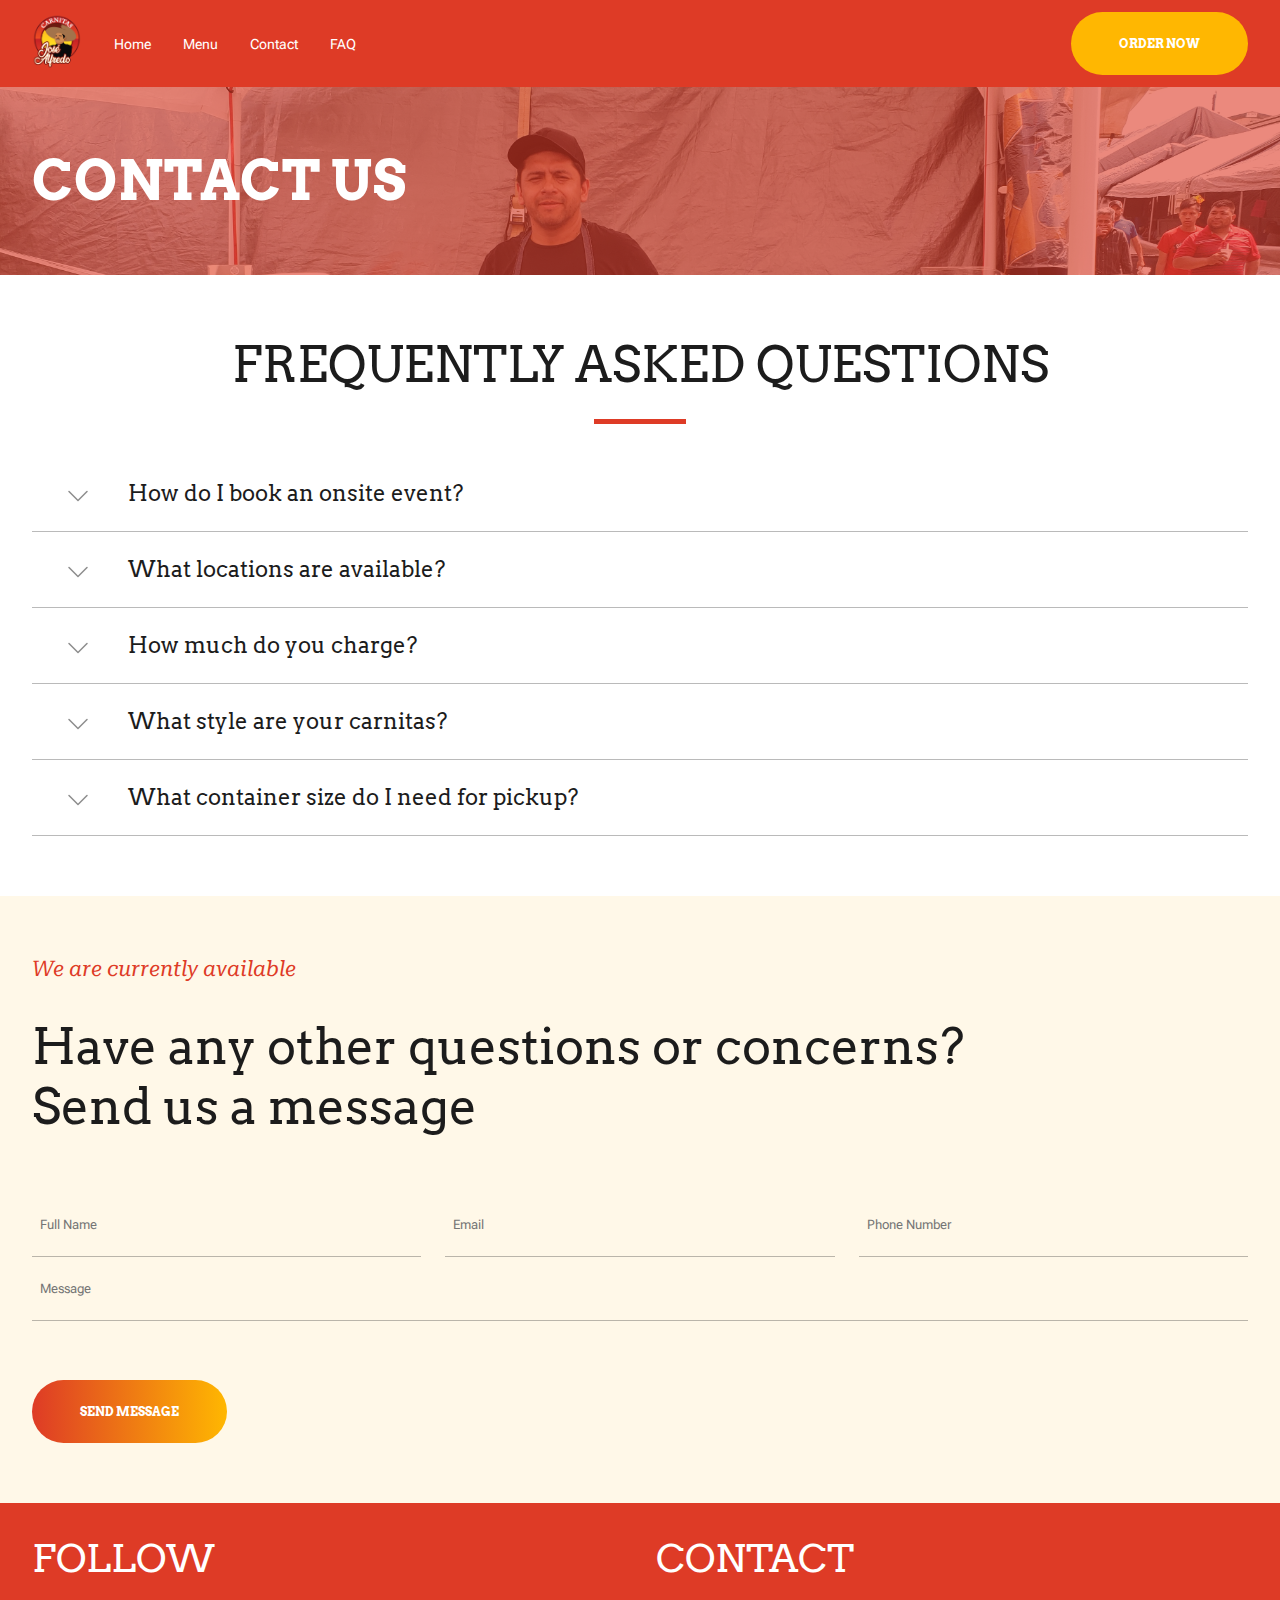
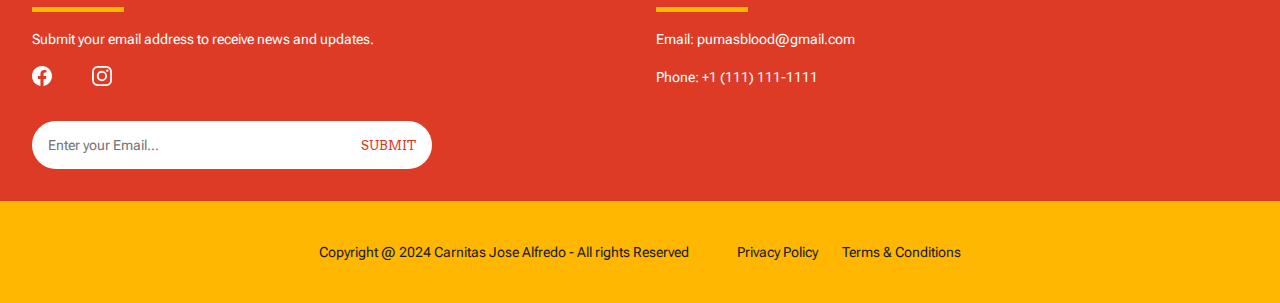
<file: Website_files/contact.html>
<!DOCTYPE html>
<html lang="en-US">
<head>
    <meta charset="UTF-8">
    <meta name="viewport" content="width=device-width, initial-scale=1.0">
    <title>Carnitas Jose Alfredo!</title>


    <link rel="preconnect" href="https://fonts.googleapis.com">
    <link rel="preconnect" href="https://fonts.gstatic.com" crossorigin>
    <link href="https://fonts.googleapis.com/css2?family=Arvo:ital,wght@0,400;0,700;1,400;1,700&family=Roboto+Flex:opsz,wght@8..144,100..1000&family=Roboto+Serif:ital,opsz,wght@0,8..144,100..900;1,8..144,100..900&display=swap" rel="stylesheet">

    
    <link rel="stylesheet" href="css/style.css" />
    <!-- <link rel="stylesheet" href="css/animations.css" /> -->
</head>

<body>

    <!-- header -->
    <header>   
        <div>
            <a href="index.html">
                 <img src="Images\carnitas_logo_transparent.png" width="50" height="56" alt="Carnitas logo">
             </a>
             <nav class="desktop_nav">
                 <div class="sidebar close">
                     <img src="Images/x.svg" alt="">
                 </div>
                 <ul>
                     <li><a href="index.html">Home</a></li>
                     <li><a href="menu.html#menu_banner">Menu</a></li>
                     <li><a href="contact.html">Contact</a></li>
                     <li><a href="contact.html#faq">FAQ</a></li>
                 </ul>
                 <a href="menu.html" class="btn_outline"> ORDER NOW </a>
             </nav>
             <div class="sidebar open">
                 <img src="Images/menu.svg" alt="">
             </div>
        </div>
     </header>

    <!-- Scroll to top button -->

    <a href="#" id="to-top">
        <img src="Images/arrow-up.svg" alt="">
    </a>

    <!-- Little Hero -->

    <section class="little_hero2">
            <div>
                <h1>Contact us</h1>
            </div>
    </section>

    <!-- FAQ -->

    <section id="faq">
        <div id="subtitle">
            <h2>Frequently asked questions</h2>
            <hr> 
         </div>
         <div>
            <ul class="questions">
                <li class="question">
                    <h4>How do I book an onsite event?</h4>
                    <div class="answer">
                        <p class="answer_content">If you have chosen Pickup as your package option, it doesn’t matter where you order from as long as you are 15 mins early for pickup. Usually the pickup will be at our home location which is 111 Luffy Rd, Dallas, TX, 11111.</p>
                    </div>
                </li>
                <li class="question">
                    <h4>What locations are available?</h4>

                    <div class="answer">
                        <p class="answer_content">If you have chosen Onsite as your package option, we only offer this service to people that live about 1~2 hour radius from the city of Dallas. Therefore, this service is limited to a small location in the state of Texas.

                            <br>
                            
                            If you have chosen Pickup as your package option, it doesn’t matter where you order from as long as you are 15 mins early for pickup. Usually the pickup will be at our home location which is 111 Luffy Rd, Dallas, TX, 11111.</p>
                    </div>
                </li>
                <li class="question">
                    <h4>How much do you charge?</h4>
                    <div class="answer">
                        <p class="answer_content">If you have chosen Pickup as your package option, it doesn’t matter where you order from as long as you are 15 mins early for pickup. Usually the pickup will be at our home location which is 111 Luffy Rd, Dallas, TX, 11111.</p>
                    </div>
                </li>
                <li class="question">
                    <h4>What style are your carnitas?</h4>
                    <div class="answer">
                        <p class="answer_content">If you have chosen Pickup as your package option, it doesn’t matter where you order from as long as you are 15 mins early for pickup. Usually the pickup will be at our home location which is 111 Luffy Rd, Dallas, TX, 11111.</p>
                    </div>
                </li>
                <li class="question">
                    <h4>What container size do I need for pickup?</h4>
                    <div class="answer">
                        <p class="answer_content">If you have chosen Pickup as your package option, it doesn’t matter where you order from as long as you are 15 mins early for pickup. Usually the pickup will be at our home location which is 111 Luffy Rd, Dallas, TX, 11111.</p>
                    </div>
                </li>
            </ul>
         </div>
    </section>

    <!-- Fill-out Form -->

    <section class="fill_form">
        <form action="" class="message_form">
            <div id="title_stuff">
                <h5>We are currently available</h5>
                <h2>Have any other questions or concerns? <br> Send us a message</h2>
            </div>

            <div class="form_inputs">
                <div class="p_info">
                    <input type="text" placeholder="Full Name">
                    <input type="email" placeholder="Email">
                    <input type="number" placeholder="Phone Number">
                </div>
                <div class="message">
                    <textarea name="" id="" placeholder="Message"></textarea>
                </div>
            </div>

            <div>
                <a href="" class="btn_outline"> send message</a>
            </div>

        </form>
    </section>

    <!-- Footer -->

    <footer>
        <div class="top">
            <div class="contact-info">
                <div name="follow">
                    <div id="subtitle">
                        <h3>Follow</h3>
                        <hr>
                    </div>
                    <p>Submit your email address to receive news and updates.</p>
                    <div id="socials">
                        <a href=""><img src="Images/facebook.svg" alt="facebook"></a>
                        <a href=""><img src="Images/instagram.svg" alt="instagram"></a>
                    </div>
                
                
                </div>
                <div name="contact">
                    <div id="subtitle">
                        <h3>Contact</h3>
                        <hr>
                    </div>
                    <p>Email: pumasblood@gmail.com</p>
                    <p>Phone: +1 (111) 111-1111</p>
                </div>
            </div>

            <form action="" class="newsletter">
                   
                <input type="email" name="" id="email" placeholder="Enter your Email...">
                <input type="button" id="btn" value="submit">
            
            </form>
        </div>

        <div class="bottom">
            <p>Copyright @ 2024 Carnitas Jose Alfredo - All rights Reserved</p>
            <div class="vertical_line"></div>
            <p>Privacy Policy</p>
            <p>Terms & Conditions</p>
        </div>
    </footer>

    <script src="javascript/index.js"></script>

</body>

</html>
</file>
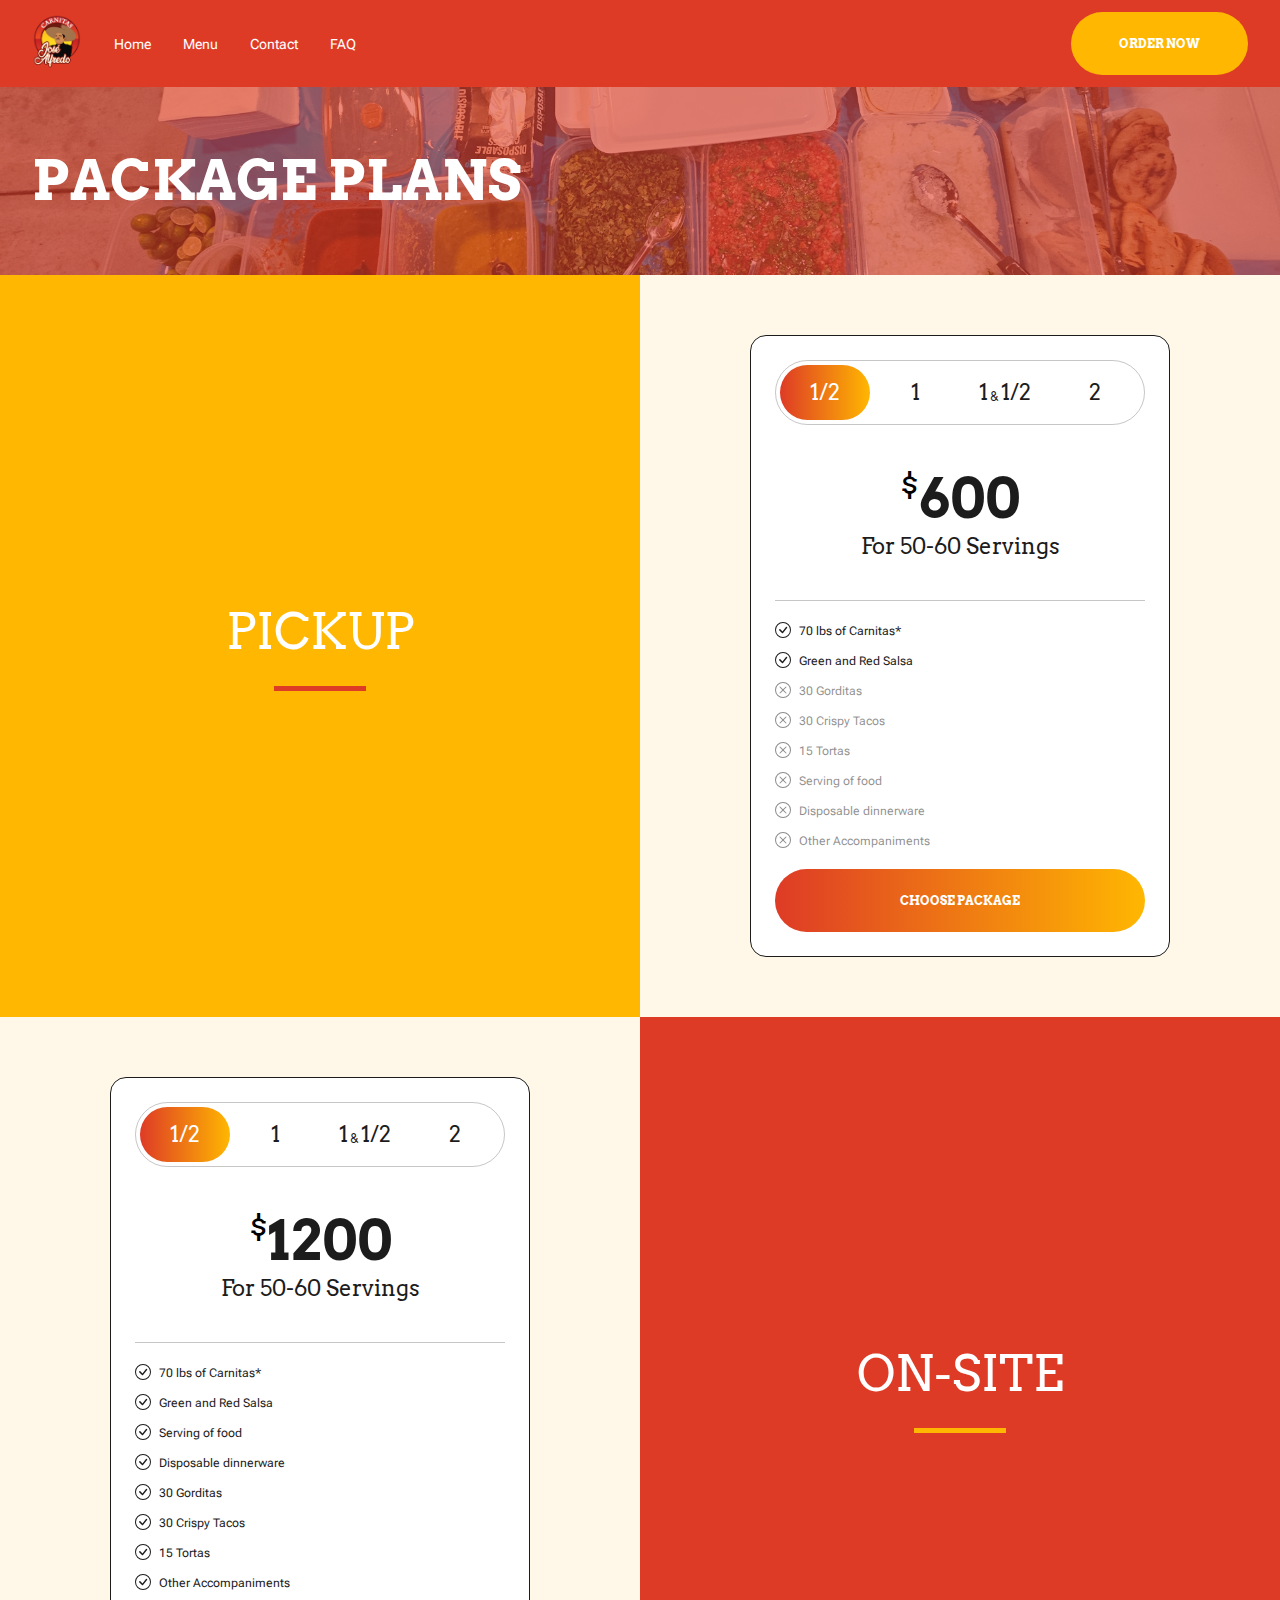
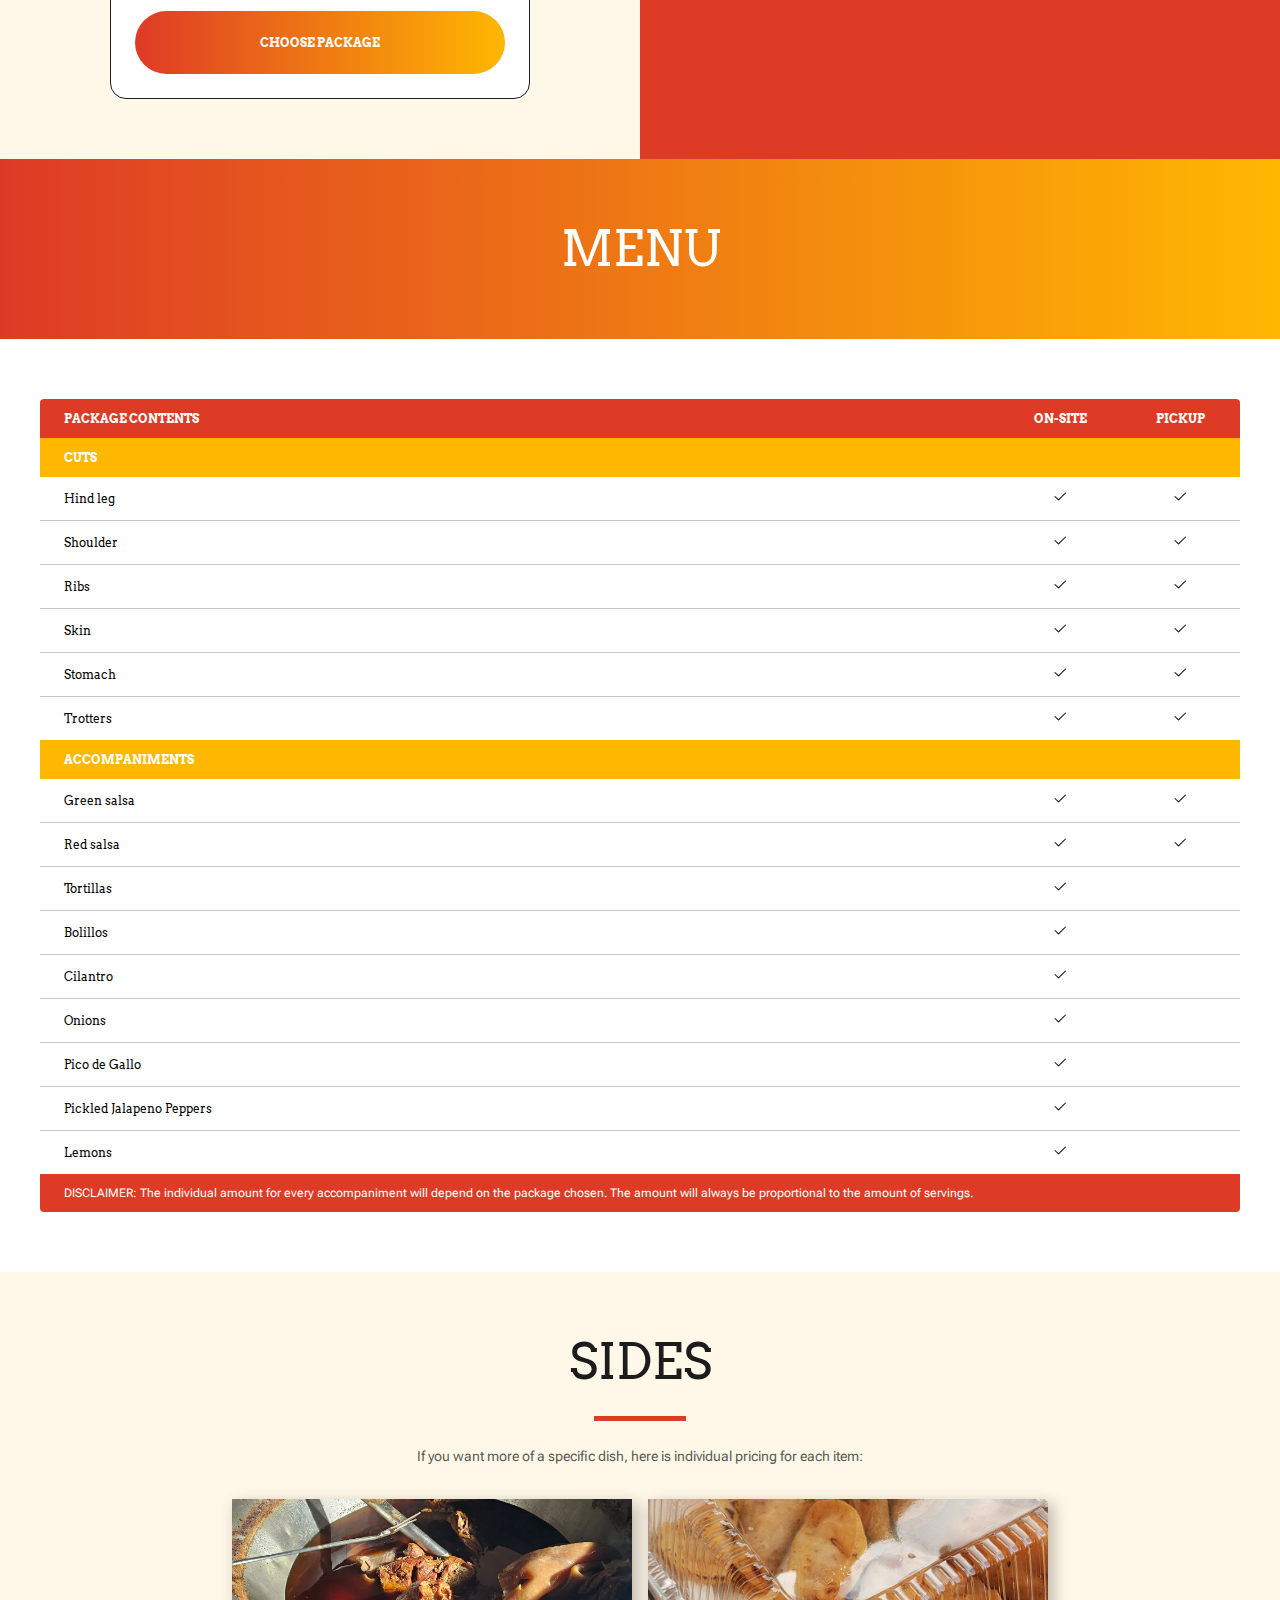
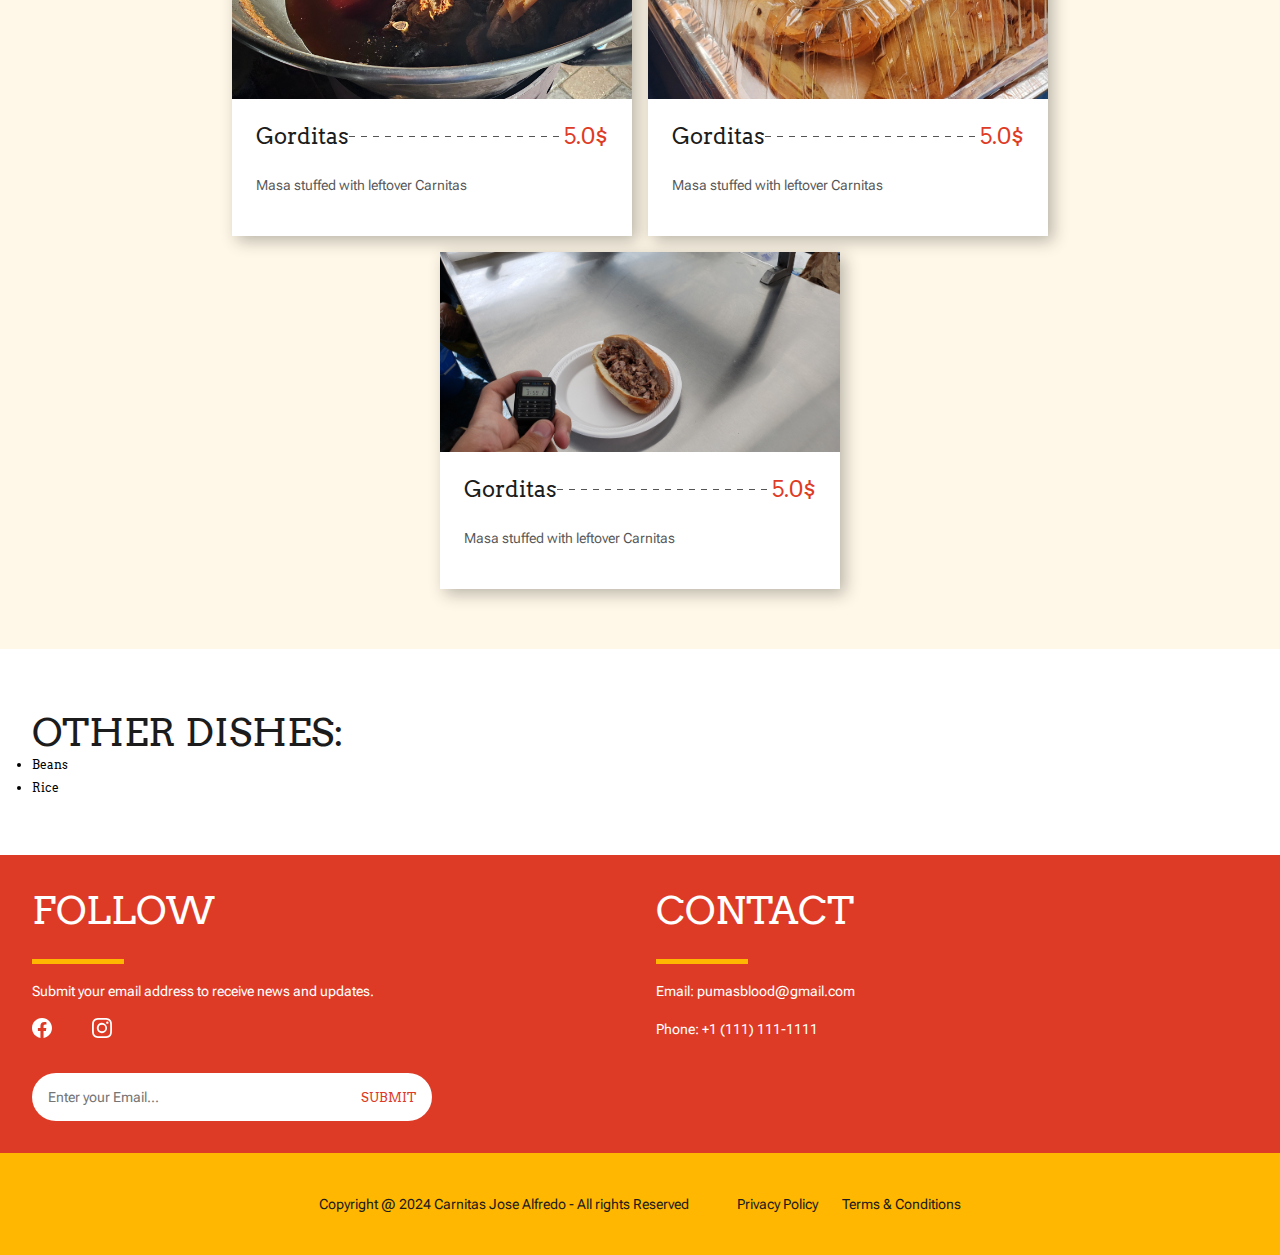
<file: Website_files/menu.html>
<!DOCTYPE html>
<html lang="en-US">
<head>
    <meta charset="UTF-8">
    <meta name="viewport" content="width=device-width, initial-scale=1.0">
    <title>Carnitas Jose Alfredo!</title>


    <link rel="preconnect" href="https://fonts.googleapis.com">
    <link rel="preconnect" href="https://fonts.gstatic.com" crossorigin>
    <link href="https://fonts.googleapis.com/css2?family=Arvo:ital,wght@0,400;0,700;1,400;1,700&family=Roboto+Flex:opsz,wght@8..144,100..1000&family=Roboto+Serif:ital,opsz,wght@0,8..144,100..900;1,8..144,100..900&display=swap" rel="stylesheet">

    
    <link rel="stylesheet" href="css/style.css" />
    <!-- <link rel="stylesheet" href="css/animations.css" /> -->

</head>

<body>

    <!-- header -->
    <header>   
        <div>
            <a href="index.html">
                 <img src="Images\carnitas_logo_transparent.png" width="50" height="56" alt="Carnitas logo">
             </a>
             <nav class="desktop_nav">
                 <div class="sidebar close">
                     <img src="Images/x.svg" alt="">
                 </div>
                 <ul>
                     <li><a href="index.html">Home</a></li>
                     <li><a href="menu.html#menu_banner">Menu</a></li>
                     <li><a href="contact.html">Contact</a></li>
                     <li><a href="contact.html#faq">FAQ</a></li>
                 </ul>
                 <a href="menu.html" class="btn_outline"> ORDER NOW </a>
             </nav>
             <div class="sidebar open">
                 <img src="Images/menu.svg" alt="">
             </div>
        </div>
     </header>

     <!-- Scroll to top button -->

     <a href="#" id="to-top">
        <img src="Images/arrow-up.svg" alt="">
    </a>

    <!-- Little Hero -->

    <section class="little_hero">
            <div>
                <h1>package plans</h1>
            </div>
    </section>

    <!-- Package plans -->

    <section class="packages">
        <div id="pickup">
            <div id="subtitle">
               <h2>pickup</h2>
               <hr> 
            </div>
            <div id="frame">
                <div class="plan_card">
                    <div>
                        <ul class="plan_nav">
                            <li class="plan1 selected"> 1/2</li>
                            <li class="plan2"> 1 </li>
                            <li class="plan3"> 1 <sub> & </sub> 1/2 </li>
                            <li class="plan4"> 2 </li>
                        </ul>
                    </div>

                    <div class="pricing">
                        
                        <div id="price">
                            <sup>$</sup> <h1>600</h1>
                        </div>
                        <h4 id="servings">For 50-60 Servings</h4>
                    </div>

                    <hr>

                    <div >
                        <ul class="details">
                            <li class="y-detail">70 lbs of Carnitas*</li>
                            <li class="y-detail">Green and Red Salsa</li>
                            <li class="x-detail">30 Gorditas</li>
                            <li class="x-detail">30 Crispy Tacos</li>
                            <li class="x-detail">15 Tortas</li>
                            <li class="x-detail">Serving of food</li>
                            <li class="x-detail">Disposable dinnerware</li> 
                            <li class="x-detail">Other Accompaniments</li>
                        </ul>
                    </div>

                    <div>
                        <a id="card_btn" target="_blank" rel="noopener noreferrer" class="btn_outline" href="https://www.youtube.com/"> choose package </a>
                    </div>
                </div>
            </div>
        </div>
        <div id="on_site">
            <div id="frame">
                <div class="plan_card">
                    <div>
                        <ul class="plan_nav">
                            <li class="plan5 selected"> 1/2</li>
                            <li class="plan6"> 1 </li>
                            <li class="plan7"> 1 <sub> & </sub> 1/2 </li>
                            <li class="plan8"> 2 </li>
                        </ul>
                    </div>

                    <div class="pricing">
                        <div id="price">
                            <sup>$</sup> <h1>1200</h1>
                        </div>
                        <h4 id="servings">For 50-60 Servings</h4>
                    </div>

                    <hr>

                    <div>
                        <ul class="details">
                            <li class="y-detail">70 lbs of Carnitas*</li>
                            <li class="y-detail">Green and Red Salsa</li>
                            <li class="y-detail">Serving of food</li>
                            <li class="y-detail">Disposable dinnerware</li>
                            <li class="y-detail">30 Gorditas</li>
                            <li class="y-detail">30 Crispy Tacos</li>
                            <li class="y-detail">15 Tortas</li>
                            <li class="y-detail">Other Accompaniments</li>
                        </ul>
                    </div>

                    <div>
                        <a id="card_btn" class="btn_outline" href=""> choose package </a>
                    </div>
                </div>
            </div>
            <div id="subtitle">
                <h2>on-site</h2>
                <hr> 
             </div>
        </div>
    </section>

    <!-- Menu banner -->
     
    <section id="menu_banner">
        <h2>menu</h2>
    </section>

    <!-- Table -->

    <section class="table">
        <table>
            <thead>
                <tr>
                    <th>package contents</th>
                    <th>on-site</th>
                    <th>pickup</th>
                </tr>
            </thead>
            <tbody>
                <tr>
                    <td>cuts</td>
                    <td></td>
                    <td></td>
                </tr>
                <tr>
                    <td>Hind leg</td>
                    <td><img src="Images/check2.svg" alt=""></td>
                    <td><img src="Images/check2.svg" alt=""></td>
                </tr>
                <tr>
                    <td>Shoulder</td>
                    <td><img src="Images/check2.svg" alt=""></td>
                    <td><img src="Images/check2.svg" alt=""></td>
                </tr>
                <tr>
                    <td>Ribs</td>
                    <td><img src="Images/check2.svg" alt=""></td>
                    <td><img src="Images/check2.svg" alt=""></td>
                </tr>
                <tr>
                    <td>Skin</td>
                    <td><img src="Images/check2.svg" alt=""></td>
                    <td><img src="Images/check2.svg" alt=""></td>
                </tr>
                <tr>
                    <td>Stomach</td>
                    <td><img src="Images/check2.svg" alt=""></td>
                    <td><img src="Images/check2.svg" alt=""></td>
                </tr>
                <tr>
                    <td>Trotters</td>
                    <td><img src="Images/check2.svg" alt=""></td>
                    <td><img src="Images/check2.svg" alt=""></td>
                </tr>
                <tr>
                    <td>accompaniments</td>
                    <td></td>
                    <td></td>
                </tr>
                <tr>
                    <td>Green salsa</td>
                    <td><img src="Images/check2.svg" alt=""></td>
                    <td><img src="Images/check2.svg" alt=""></td>
                </tr>
                <tr>
                    <td>Red salsa</td>
                    <td><img src="Images/check2.svg" alt=""></td>
                    <td><img src="Images/check2.svg" alt=""></td>
                </tr>
                <tr>
                    <td>Tortillas</td>
                    <td><img src="Images/check2.svg" alt=""></td>
                    <td></td>
                </tr>
                <tr>
                    <td>Bolillos</td>
                    <td><img src="Images/check2.svg" alt=""></td>
                    <td></td>
                </tr>
                <tr>
                    <td>Cilantro</td>
                    <td><img src="Images/check2.svg" alt=""></td>
                    <td></td>
                </tr>
                <tr>
                    <td>Onions</td>
                    <td><img src="Images/check2.svg" alt=""></td>
                    <td></td>
                </tr>
                <tr>
                    <td>Pico de Gallo</td>
                    <td><img src="Images/check2.svg" alt=""></td>
                    <td></td>
                </tr>
                <tr>
                    <td>Pickled Jalapeno Peppers</td>
                    <td><img src="Images/check2.svg" alt=""></td>
                    <td></td>
                </tr>
                <tr>
                    <td>Lemons</td>
                    <td><img src="Images/check2.svg" alt=""></td>
                    <td></td>
                </tr>
            </tbody>
            <tfoot>
                <tr>
                    <td colspan="3">DISCLAIMER: The individual amount for every accompaniment will depend on the package chosen. The amount will always be proportional to the amount of servings.</td>
                </tr>
            </tfoot>
        </table>
    </section>

    <!-- Sides menu -->
    <section class="sides">
        <div id="subtitle">
            <h2>Sides</h2>
            <hr> 
            <p>If you want more of a specific dish, here is individual pricing for each item:</p>
         </div>
         <div class="sides_cards">
            <div class="sides_container">
                <div class="s_card item1">
                    <div id="card_img">
                        <!-- <img src="Images/cazo_dark.jpg" alt=""> -->
                    </div>
                    <div class="card_bottom">
                        <div id="s_and_price">
                            <h4>Gorditas </h4>
                            <hr>
                            <h4><span>5.0$</span></h4>
                        </div>
                        <p>Masa stuffed with leftover Carnitas   </p>
                    </div>
                </div>
                <div class="s_card item2">
                    <div id="card_img">
                        <!-- <img src="Images/dorados.jpg" alt=""> -->
                    </div>
                    <div class="card_bottom">
                        <div id="s_and_price">
                            <h4>Gorditas </h4>
                            <hr>
                            <h4><span>5.0$</span></h4>
                        </div>
                        <p>Masa stuffed with leftover Carnitas   </p>
                    </div>
                </div>
            </div>
            <div class="s_card item3">
                <div id="card_img">
                    <!-- <img src="Images/torta.jpg" alt=""> -->
                </div>
                <div class="card_bottom">
                    <div id="s_and_price">
                        <h4>Gorditas </h4>
                        <hr>
                        <h4><span>5.0$</span></h4>
                    </div>
                    <p>Masa stuffed with leftover Carnitas   </p>
                </div>
            </div>
         </div>
    </section>

    <!-- Other dishes -->

    <section class="other">
        <h3>other dishes:</h3>
        <ul>
            <li>beans</li>
            <li>rice</li>
        </ul>
    </section>

    <!-- Footer -->

    <footer>
        <div class="top">
            <div class="contact-info">
                <div name="follow">
                    <div id="subtitle">
                        <h3>Follow</h3>
                        <hr>
                    </div>
                    <p>Submit your email address to receive news and updates.</p>
                    <div id="socials">
                        <a href=""><img src="Images/facebook.svg" alt="facebook"></a>
                        <a href=""><img src="Images/instagram.svg" alt="instagram"></a>
                    </div>
                
                
                </div>
                <div name="contact">
                    <div id="subtitle">
                        <h3>Contact</h3>
                        <hr>
                    </div>
                    <p>Email: pumasblood@gmail.com</p>
                    <p>Phone: +1 (111) 111-1111</p>
                </div>
            </div>

            <form action="" class="newsletter">
                   
                <input type="email" name="" id="email" placeholder="Enter your Email...">
                <input type="button" id="btn" value="submit">
            
            </form>
        </div>

        <div class="bottom">
            <p>Copyright @ 2024 Carnitas Jose Alfredo - All rights Reserved</p>
            <div class="vertical_line"></div>
            <p>Privacy Policy</p>
            <p>Terms & Conditions</p>
        </div>
    </footer>

    <script src="javascript/index.js">

    </script>
</body>



</html>
</file>
<file: Website_files/css/style.css>
*{
    box-sizing: border-box;
    margin: 0;
    padding: 0;
}

:root{
        /* used colors */
    --p_red: rgba(222, 59, 38, 1.0);
    --s_yellow: rgba(255, 183, 1.0);
    --brand_gradient: linear-gradient(to right, var(--p_red) , var(--s_yellow));
    --white: rgba(255, 255, 255, 1.0);
    --black: rgba(28, 28, 28, 1.0);
    --black75: rgba(28, 28, 28, 0.75);
    --black50: rgba(28, 28, 28, 0.5);
    --black25: rgba(28, 28, 28, 0.25);
    --black10: rgba(28, 28, 28, 0.10);
    --black5: rgba(28, 28, 28, 0.05);

        /* Header menu */

    --menu-size: 130px;

        /* padding and margin */
    --border-tb: 120px; 
    --border-sides: 80px;
    --slider-padding: 5rem;

        /* image dimensions dish section */
    --img-dimensions: 280px;
    --arrow-dimensions: 60px;

        /* Dish slider */
    --items-per-screen: 3;
            /* --last-index: has to be increased a new dish in the html is added. var has to be decreased if html dish is removed (change is to be made in css variable) */
    --last-index: 3;
}

/* Default Typography */

html {
    font-size: 14px;
    font-family: 'Arvo','Roboto Flex', 'Roboto Serif';
}

body {
    overflow-x: hidden; /* Hide horizontal scrollbar */ 
    min-width: 300px;
}

h1{
    font-size: 4.624rem;
    text-transform: uppercase;
    color: var(--black);
    font-weight: bold;
}

h2{
    font-size: 4.110rem;
    font-weight: normal;
    text-transform: uppercase;
    color: var(--black);
}

h3{
    font-size: 3.247rem;
    font-weight: normal;
    text-transform: capitalize;
    color: var(--black);
}

h4{
    font-size: 1.802rem;
    font-weight: normal;
    text-transform: capitalize;
    color: var(--black);
}

h5{
    font-size: 1.802rem;
    font-weight: normal;
    font-family: 'Roboto Serif';
    text-transform: capitalize;
    color: var(--p_red);
    font-style: italic;
}


p{
    color: var(--black75);
    font-family: 'Roboto Flex';
    font-weight: normal;
    font-size: 1.125rem;
    letter-spacing: 0.15%;
    line-height: 22px;
}

/* Other default stuff */

#subtitle{
    display: flex;
    flex-direction: column;
    align-items: center;
    text-align: center;
    margin-bottom: var(--border-sides);
    gap: 24px;
}

hr{
    width: 92px;
    border: none;
    height: 5px;
    color: var(--p_red);  /* old IE */
    background-color: var(--p_red);  /* Modern Browsers */
}

.btn_outline{
    background-color: var(--s_yellow);
    padding: 24px 48px;
    border-radius: 32px;
    text-decoration: none;
    color: var(--white);
    font-size: 1rem;
    font-family: 'Arvo';
    font-weight: bold;
    letter-spacing: 0.25%;
    display: inline-flex;
}

form input:focus,
form textarea:focus{
    outline: none;
}

#to-top {
    display: flex;
    position: fixed;
    bottom: 30px;
    right: 30px;
    width: 40px;
    height: 40px;
    padding: 10px;
    border: 1px solid var(--black);
    border-radius: 14px;
    background-color: var(--white);
    transform: scale(0);
    cursor: pointer;
    z-index: 100;
}

/* Header menu */

header{
    display: flex;
    background-color: var(--p_red);
    font-family: 'Roboto Flex', 'Arvo';
    justify-content: space-between;
    align-items: center;
    padding: 12px var(--border-sides);
}
header div{
    display: flex;
    align-items: center;
    gap: 32px;
    width: 100%;
    justify-content: space-between;
}

.desktop_nav{
    display: flex;
    width: 100%;
    flex-direction: row;
    justify-content: space-between;
    align-items: center;
}

.desktop_nav ul{
    list-style: none;
    display: flex;
    gap: 32px;
}

.desktop_nav ul a{
    text-decoration: none;
    color: var(--white);
    font-size: 1.125rem;
    letter-spacing: 0.15%;
}

header .sidebar{
    display: none;
    width: fit-content;
    cursor: pointer;
}
header .sidebar img{
    width: 28px;
    height: 28px;
}

/* Hero */

.Hero{
    display: flex;
    padding: 0 var(--border-sides);
    gap: 16px;
    align-items: center;
    justify-content: space-between;
    height: 100%;
}

.Hero .btn_outline{
    background-image: var(--brand_gradient);
}

#content{
    display: inline-flex;
    flex-direction: column;
    gap: 32px;
    margin-bottom: 32px;
    text-align: left center;    
}

#right_hero img{
    width: 100%;
    height: auto;
}

/* Dishes Section */

.Dishes{
    background-color: rgba(255, 183, 31, .05);
    padding: var(--border-tb) 0px;
    display: flex;
    flex-direction: column;
    width: 100%;
}

#dish{
    display: flex;
    flex-direction: column;
    align-items: center;
    gap: 24px;
    margin: 0px var(--border-sides);
}

#tacos,
#torta,
#dorados,
#gorditas,
#rice,
#beans
{
    background-size: cover;
    background-position: center center;
}

#tacos{
    background-image: url(../Images/Tacos_Bright.jpg);
}

#torta{
    background-image: url(../Images/torta.jpg);
}

#dorados{
    background-image: url(../Images/dorados.jpg);
}

#gorditas{
    background-image: url(../Images/Tacos_Dark.jpg);
}

#rice{
    background-image: url(../Images/cazo_dark.jpg);
}

#beans{
    background-image: url(../Images/Cazo_vertical.jpg);
}


.handle img{
    width: var(--arrow-dimensions);
    height: var(--arrow-dimensions);
}

/* .handle:hover{
    background-color: rgb(255, 0, 0,0.5);
} */

.card{
    display: flex;
    flex-direction: column;
    align-items: center;
    text-align: center;
    gap: 32px;
    width: var(--img-dimensions);
    /* background-color: rgba(0, 0, 255, 0.3) */
}

.card h3{
    height: 112px;
    text-align: center;
}

.card div{
    border-radius: 50%;
    width: var(--img-dimensions);
    height: var(--img-dimensions);
    display: inline-block; 
    position: relative;
    overflow: hidden;
}

.card img{
    width: var(--img-dimensions);
}

.carousel{
    --carousel-index: 0;
    --translate-val: -100%;
    display: grid;
    grid-auto-flow: column;
    grid-auto-columns: 100%;
}

.carousel > .info{
    display: flex;
    max-width: 100%;
    gap: 5%;
    align-items: center;
}

.carousel .show{
    display: flex;
 }
 .carousel .hide{
    display: none;
 }
 
 .arrow{
    cursor: pointer;
 }

/* Services section */

.Services{
    padding: var(--border-tb) 0px;
    display: flex;
    flex-direction: column;
}

.container2{
    margin: 0px var(--border-sides);
    overflow: hidden;
}



.grid_photo{
    width: 50%;
    /* border: solid 1px black; */
}

.grid_photo ul{
    display: grid;
    list-style-type: none;
    grid-template-rows: 1fr 2fr 1fr; 
    grid-template-columns: 4fr 1fr 4fr;
}

.grid_photo li{
    width: 100%;
    height: 500px;
    overflow: hidden;
}

.grid_photo img{
    width: 100%;
}

.grid_photo li:nth-child(1){
    background-image: url(../Images/Cazo_vertical.jpg);
    background-position: center;
    background-size: 100%;
    background-repeat: no-repeat;
    background-color: rgba(222, 59, 38, 1.0);
    background-blend-mode: overlay;
    grid-row: 1 / span 2;
    grid-column: 1 / span 2;
}

.grid_photo li:nth-child(2){
    background-image: url(../Images/Tacos_Bright.jpg);
    background-position: center;
    background-size: 100%;
    background-repeat: no-repeat;
    grid-row: 2 / span 2;
    grid-column: 2 / span 2;
}

.right_sect{
    display: flex;
    flex-direction: row;
    width: 50%;
    gap: 5%;
}

#point{
    align-self: center;
    cursor: pointer;
}

.pointer{
    width: var(--arrow-dimensions);
    height: var(--arrow-dimensions);
}

.Services #content{
    justify-content: center;
}

.Services .btn_outline{
    background-image: var(--brand_gradient)
}

/* Yellow Banner */

.banner{
    background-color: var(--s_yellow);
    padding: var(--border-tb) var(--border-sides);
    text-align: center;
}

.banner h3{
    color: var(--white);
    text-transform: uppercase;
}

.banner span{
    color: var(--p_red);
}

/* Timeline */

.timeline{
    padding: var(--border-tb) var(--border-sides);
    display: flex;
    flex-direction: column;
}

.steps{
    display: flex;
    flex-direction: row;
    justify-content: center;
    gap: 16px;
    align-items: center;
}

.steps2{
    display: flex;
    flex-direction: row;
    justify-content: center;
    gap: 16px;
}

.step{
    display: flex;
    flex-direction: column;
    box-shadow: 5px 10px 10px  rgba(28, 28, 28,0.5);
    padding: 56px;
    min-width: 300px;
    width: 420px;
    align-items: center;
    gap: 40px;
}

.step div{
    display: flex;
    flex-direction: column;
    gap: 14px;
    text-align: center;
}

/* About */

.about{
    padding: var(--border-tb) var(--border-sides);
    background-color:rgba(255, 183, 31, .05);
    display: flex;
    flex-direction: row;
    gap: 40px;
    height: 100%;
}


.info2{
    display: flex;
    flex-direction: column;

    width: 50%;
}

.about #subtitle{
    align-items: start;
    margin-bottom: 40px;
}


.parroquia{
    width: 60%;
    height: 600px;
    background-image: url(../Images/parroquia-dolores.jpg);
    background-size: cover;
    background-repeat: no-repeat;
    background-position: center center;
}

.about_text{
    display: flex;
    flex-direction: column;
    gap: 24px;
}

.about_text ul{
    font-family: 'Roboto Flex';
    font-size: 1.125rem;
    color: var(--black75);
    display: flex;
    flex-direction: column;
    gap: 8px;
    list-style: inside;
    letter-spacing: 0.15%;
}

.about_text button{
    color: var(--black);
    font-weight: bold;
    background-color: transparent;
    border-color: transparent;
    cursor: pointer;
}

.about_text hr{
    height: 1px;
    width: 100%;
}

/* Important section */

.important{
    padding: var(--border-tb) var(--border-sides);
    text-align: center;
    font-family: 'Roboto Serif';
}

/* Footer */

footer{
    display: flex;
    flex-direction: column;
}

.top{
    background-color: var(--p_red);
    display: flex;
    flex-direction: column;
    padding: var(--border-sides);
    gap: 40px;
    
}

.contact-info{
    display: flex;
    flex-direction: row;
    gap: var(--border-sides);
}

.contact-info div{
    display: flex;
    flex-direction: column;
    width: 50%;
    gap: 16px;
}

.contact-info h3{
    color: var(--white);
    text-transform: uppercase;
}

.contact-info p{
    color: var(--white);
}

.top #subtitle{
    align-items: start;
    margin-bottom: 0px;
}

.contact-info hr{
    color: var(--s_yellow);  /* old IE */
    background-color: var(--s_yellow);  /* Modern Browsers */
}

#socials{
    display: flex;
    flex-direction: row;
    gap: 40px;
}

#socials img{
    width: 20px;
    height: 20px;
}

.bottom{
    display: flex;
    flex-direction: row;
    gap: 24px;
    background-color: var(--s_yellow);
    padding: 40px var(--border-sides);
    justify-content: center;
    align-items: center;
}

.bottom p{
    color: var(--black);
}

.newsletter{
    display: flex;
    flex-direction: row;
    background-color: var(--white);
    border-radius: 40px;
    width: 100%;
    max-width: 400px;
   
}

.newsletter #email{
    color: var(--black);
    font-family: 'Roboto Flex';
    font-weight: normal;
    font-size: 1.125rem;
    letter-spacing: 0.15%;
    width: 100%;
    padding: 16px;
    background-color: transparent;
    border: none;
}

.newsletter #btn{
    font-family: 'Arvo';
    text-transform: uppercase;
    color: var(--p_red);
    padding: 16px;
    background-color: transparent;
    border: none;
    cursor: pointer;
}

/*------------------------Menu page------------------------*/

/* Little Hero */

.little_hero{
    background-image: url('../Images/puesto_horizontal.jpg');
    background-size: cover;
    background-repeat: no-repeat;
    background-position: center center;
}

.little_hero div{
    background-color: rgba(222, 59, 38, .6);
    padding: var(--border-tb) var(--border-sides);
    width: 100%;
}

.little_hero h1{
    color: var(--white);
}

/* Package Plans */

#pickup{
    display: flex;
    flex-direction: row;
}

#pickup #subtitle{
    width: 50%;
    margin-bottom: 0;
    align-items: center;
    justify-content: center;
    background-color: var(--s_yellow);
}

#pickup #subtitle h2{
    color: var(--white);
}

#pickup #frame{
    display: flex;
    align-items: center;
    justify-content: center;
    width: 50%;
    background-color: rgba(255, 183, 31, 0.1);
    padding: var(--border-tb) var(--border-sides);
   
}

/* ada */

#on_site{
    display: flex;
    flex-direction: row;
}

#on_site #subtitle{
    width: 50%;
    margin-bottom: 0;
    align-items: center;
    justify-content: center;
    background-color: var(--p_red);
}

#on_site #subtitle hr{
    color: var(--s_yellow);
    background-color: var(--s_yellow);
}

#on_site #subtitle h2{
    color: var(--white);
}

#on_site #frame{
    display: flex;
    align-items: center;
    justify-content: center;
    width: 50%;
    background-color: rgba(255, 183, 31, 0.1);
    padding: var(--border-tb) var(--border-sides);
   
}

.plan_card{
    display: flex;
    flex-direction: column;
    gap: 20px;
    background-color: var(--white);
    width: fit-content;
    border-style: solid;
    border-color: var(--black);
    border-width: 1px;
    border-radius: 16px;
    padding: 24px;
}

.plan_nav{
    display: flex;
    justify-content: space-between;
    border-style: solid;
    border-color: rgba(28, 28, 28, 0.25);
    border-width: 1px;
    border-radius: 40px;
    padding: 4px;
    list-style: none;
}

.plan_nav li{
    display: flex;
    width: 90px;
    height: 55px;
    /* padding: 12px 24px; */
    font-size: 1.802rem;
    align-items: center;
    justify-content: center;
    /* border-style: solid;
    border-width: 1px; */
    border-radius: 40px;
    color: var(--black);
    cursor: pointer;
}

#price{
    display: flex;
}

sub{
    font-size: 1rem;
    align-self:last baseline;
    padding-bottom: 16px;
    padding-left: 2px;
    padding-right: 2px;
}

/* .plan_nav ul li:nth-child(1) a{
    color: var(--white);
} */


.plan_card .pricing{
    display: flex;
    flex-direction: column;
    align-items: center;
    justify-content: center;
    margin-top: 20px;
    margin-bottom: 20px;
}

sup{
    font-weight: normal;
    font-size: 32px;
}

.plan_card hr{
    width: 100%;
    height: 1px;
    color: rgba(28, 28, 28, 0.25);
    background-color: rgba(28, 28, 28, 0.25);
}

.plan_card .details{
    display: flex;
    flex-direction: column;
    list-style: inside none;
    gap: 12px;
}

.plan_card .details li{
    font-family: 'Roboto Flex';
    text-align: start;
    padding-left: 24px;
}

.y-detail{
    background-image: url('../Images/check-circle.svg');
    background-repeat: no-repeat;
    background-position: left center;
    color: var(--black);
}

.x-detail{
    background-image: url('../Images/x-circle.svg');
    background-repeat: no-repeat;
    background-position: left;
    color: rgba(28, 28, 28,0.5);
}

.plan_card .btn_outline{
    width: 100%;
    text-align: center;
    justify-content: center;
    text-transform: uppercase;
    font-family: 'Arvo', 'Roboto Flex';
    background-image: var(--brand_gradient)
}

/* Menu banner */

#menu_banner{
    background-image: var(--brand_gradient);
    padding: var(--border-tb);
    justify-content: center;
    text-align: center;
}

#menu_banner h2{
    color: var(--white);
}

/* Table */

.table{
    padding: var(--border-tb) var(--border-sides);
    display: flex;
    justify-content: center;
}

table{
    border-collapse: collapse;
    width: 100%;
    max-width: 1200px;
    border-radius: 4px;
    overflow: hidden;
}

th,
td{
    padding: 12px 24px;
}

table th,
tfoot td{
    text-align: start;
    background-color: var(--p_red);
}

table thead tr th:nth-last-child(1),
table thead tr th:nth-last-child(2){
    text-align: center;
    text-transform: uppercase;
    color: var(--white);
    width: 120px;
    min-width: 80px;
}

table tbody tr td:nth-last-child(1),
table tbody tr td:nth-last-child(2)
{
    text-align: center;
}


table thead tr th:nth-child(1){
    text-align: start;
    text-transform: uppercase;
    color: var(--white);
}

table tbody tr:nth-child(1),
table tbody tr:nth-child(8){
    background-color: var(--s_yellow);
    text-align: start;
    text-transform: uppercase;
    font-weight: bold;
    color: var(--white);
}

table tbody tr{
    border-bottom: 1px solid rgba(28, 28, 28, 0.25);
}

table tbody tr:nth-child(1),
table tbody tr:nth-child(7),
table tbody tr:nth-child(8),
table tbody tr:nth-child(17){
    border-bottom: 0px solid;
}

table tfoot tr td{
    font-family: 'Roboto Flex';
    font-weight: normal;
    color: var(--white);
}

/* Sides section */

.sides{
    background-color: rgba(255, 183, 31,0.1);
    padding: var(--border-tb) var(--border-sides);
}

.sides_cards{
    display: flex;
    /* height: fit-content; */
    width: 100%;
    /* grid-column-gap: 100px; */
    justify-content: center;
    align-items: center;
    gap: 16px;
}

.sides_container{
    display: flex;
    justify-content: center;
    gap: 16px;
}

.s_card{
    display: flex;
    flex-direction: column;
    width: fit-content;
    align-items: start;
    background-color: var(--white);
    box-shadow: 5px 5px 15px rgba(28, 28, 28, 0.3);
}

.item1 #card_img{
    background-image: url('../Images/cazo_dark.jpg');
}
.item2 #card_img{
    background-image: url('../Images/dorados.jpg');
}
.item3 #card_img{
    background-image: url('../Images/torta.jpg');
}

#card_img{
    width: 400px;
    height: var(--img-dimensions); 
    background-size: cover;
    background-position: center center;
    display: inline-block; 
    position: relative;
    overflow: hidden;
}


/* .s_card img{
    width: 400px;
} */

.card_bottom{
    display: flex;
    flex-direction: column;
    gap: 40px;
    padding: 24px;
    margin-bottom: 24px;
    width: 100%;
}

#s_and_price{
    display: flex;
    align-items: center;
    justify-content: center;
    width: 100%;
}

#s_and_price hr{
    width: 100%;
    border: none;
    height: 1px;
    background: #000;
    background: repeating-linear-gradient(90deg,var(--black75),var(--black75) 6px,transparent 6px,transparent 12px);
}

#s_and_price span{
    color: var(--p_red);
}

/* Other dishes */

.other{
    padding: var(--border-tb) var(--border-sides);
}

.other h3{
    text-transform: uppercase;
}

.other ul{
    display: flex;
    flex-direction: column;
    gap: 8px;
}

.other ul li{
    text-transform: capitalize;
}

/*------------------------Contact page------------------------*/

/* Little Hero */

.little_hero2{
    background-image: url('../Images/apa_puesto.jpg');
    background-size: cover;
    background-repeat: no-repeat;
    background-position: center top;
}

.little_hero2 div{
    background-color: rgba(222, 59, 38, .6);
    padding: var(--border-tb) var(--border-sides);
    width: 100%;
}

.little_hero2 h1{
    color: var(--white);
}

/* FAQ section*/

#faq{
    padding: var(--border-tb) var(--border-sides);
}

.questions{
    list-style: none;
    cursor: pointer;
}

.question h4{
    text-transform: none;
    padding-left: 72px;
    list-style: none;
}

.answer{
    max-height: 0px;
    overflow: hidden;
}

.answer_content{
    padding-top: 20px;
}

/* Fill-out form */

.fill_form{
    background-color: rgba(255, 183, 31,0.1);
    padding: var(--border-tb) var(--border-sides);
}

.message_form{
    display: flex;
    flex-direction: column;
    gap: 56px;
}

#title_stuff{
    display: flex;
    flex-direction: column;
    gap: 36px;
}

#title_stuff h2,
#title_stuff h5{
    text-transform: none;
}

.p_info{
    display: flex;
    flex-direction: row;
    gap: 24px;
}

.message_form input,
.message_form textarea{
    width: 100%;
    padding: 24px 8px;
    background-color: transparent;
    border: none;
    border-bottom: 1px solid rgba(28, 28, 28, 0.3);
    font-family: 'Roboto Flex', 'Arvo';
   
}

.message_form textarea{
    resize: none;
    height: 64px;
}

.message_form .btn_outline{
    text-transform: uppercase;
    font-weight: bold;
    background-image: var(--brand_gradient)
}

/*------------------------Animation stuff------------------------*/

/* html */
html{
    scroll-behavior: smooth;
}
/* header */
.desktop_nav{
    transition: transform .3s ease;
}

.desktop_nav ul a{
    transition: color .6s ease;
}


.desktop_nav ul a:hover{
    color: var(--s_yellow);
    text-decoration: underline;
}

/* button */
.btn_outline{
    transition: box-shadow .6s ease;
}

.btn_outline:hover{
    box-sizing: border-box;
    box-shadow: 0 5px 10px  rgba(28, 28, 28,0.5);
}

/* footer button */
.newsletter #btn:hover{
    text-decoration: underline;
}

/* To-top button */

#to-top{
    transition: bottom .2s, box-shadow .2s, transform .2s;
}

#to-top:hover{
    bottom: 35px;
    box-shadow: 3px 4px 2px  rgba(28, 28, 28,0.5);
}

#to-top.show{
    transform: scale(1);
}


/* -------------------------------------------------------- Home Page ---------------------------------------------------------------*/

/* Dishes section */

.container{
    display: flex;
    justify-content: center;
    width: 100%;
    overflow: hidden;
}

.slider{
    --slider-index: 0;
    
    --translate-value: calc(-100% / var(--items-per-screen));
    display: flex;
    width: calc(100% - 2* var(--slider-padding)); 
    /* overflow: hidden; */
    transform: translateX(calc(var(--slider-index) * var(--translate-value)));
    transition: transform 450ms ease-in-out;
} 

.slider > .thing{
    flex: 0 0 calc(100% / var(--items-per-screen));
    max-width: calc(100% / var(--items-per-screen));
    margin: 0;
    /* background-color: rgb(0, 0, 255, 0.2); */
    justify-items: center;
}

.handle{
    width: var(--slider-padding);
    background-color: rgb(255, 250, 244);
    z-index: 10;
    align-content: center;
}

/* Dishes section Home */

.carousel{
    transform: translateX(calc(var(--carousel-index) * var(--translate-val)));
    transition: transform 450ms ease-in-out;
}



/* About section */

.about_text{
    transition: display .6s ease;
}

.about_text button:hover{
    text-decoration: underline;
}

.about_text .hide{
    display: none;
}

.about_text .show{
    display: block;
}

/* Timeline section */

.step{
    transition: background-color .6s ease, color .6s ease;
}

.step:hover{
    background-color: var(--s_yellow);
    border: none;
    p,
    h4{
        color: var(--white);
    }
}

/* -------------------------------------------------------- Menu Page ---------------------------------------------------------------*/

/* Side dishes */
.s_card{
    transition: box-shadow .2s ease;

}
.s_card:hover{
    box-shadow: 4px 4px 15px rgba(28, 28, 28, 0.65);
}

/* Package Plans */

.plan_nav li{
    transition: color .2s ease-in-out;
}

.plan_nav .selected{
    transition: color .2s ease-in-out;
    color: var(--white);
    background-image: var(--brand_gradient)
}
/* 
.details li{
    transition: color .2s ease-in-out;
} */

/* -------------------------------------------------------- Contact Page ---------------------------------------------------------------*/

/* FAQ section */

.questions li{
    padding: 24px;
    display: flex;
    flex-direction: column;
    background-image: url(../Images/chevron-down.svg);
    background-repeat: no-repeat;
    background-size: 24px;
    background-position: top 28px left 34px;
    border-bottom: 1px solid rgba(28, 28, 28, 0.3);
}

.answer{
    color: var(--black);
    padding-left: 10px;
    max-height: 0px;
    overflow: hidden;

    transition: max-height 0.2s ease-out;
}

/* Media queries */

@media (max-width: 1600px) {
    :root{
        --border-tb: 60px; 
        --border-sides: 32px;
        --items-per-screen: 2;
        --img-dimensions: 200px;
        --arrow-dimensions: 50px;
        --last-index: 4;
    }

    html{
        font-size: 12px;
    }

    /* Hero */

    .Hero{
        padding: var(--border-tb) var(--border-sides);
    }

    /* Dishes */

    .card h3{
        height: 80px;
    }

    /* services */

    .carousel > .info{
        column-gap: 2%;
    }
    .right_sect{
        gap: 2%;
    }

    /* Timeline */

    .steps{
        flex-direction: column;
    }

    .step{
        width: 340px;
    }

    /* About */

    .parroquia{
        width: 50%;
        /* height: 400px; */
    }

    /* Package plans */

    .plan_card .details li{
        padding-top: 3px;
        height: 18px;
    }

    /* Sides section */

    .sides_cards{
        flex-direction: column;
    }

    .card_bottom{
        gap: 24px;
        margin-bottom: 16px;
    }

    /* Footer */

    .top{
        gap: 32px;
    }

}

/* @media (max-width: 1000px) {
    :root{
        
    }

}  */

@media (max-width: 920px) {
    /* global stuff & variables */
    :root{
        --border-tb: 40px; 
        --border-sides: 8px;
        --items-per-screen: 1;
        --arrow-dimensions: 40px;
        --last-index: 5;
    }

    html{
        font-size: 10px;
    }

    #subtitle{
        margin-bottom: 32px;
        gap: 12px;
    }

    #subtitle hr{
        width: 60px;
    }

    /* Header */

    header .sidebar{
        display: flex;
    }
 
    .desktop_nav{
        --move: 1;
        flex-direction: column;
        position: absolute;
        overflow: hidden;
        justify-content: start;
        align-items: start;
        max-width: var(--menu-size);
        height: 1800px;
        padding: 12px var(--border-sides);
        top: 0;
        right: 0;
        transform: translateX(calc(var(--move) * var(--menu-size)));
        background-color: var(--s_yellow);
        z-index: 20;
        gap: 24px;
    } 

    .desktop_nav ul a:hover{
        color: var(--p_red);
        text-decoration: underline;
    }

    .desktop_nav ul{
        flex-direction: column;
        gap: 24px;
        padding-left: 16px;
    }

    header .btn_outline{
        background-color: var(--p_red);
        width: 100%;
        padding: 12px;
        justify-content: center;
    }

    /* hero */

    #right_hero{
        display: none;
    }
    .Hero{
        background-image: url(../Images/carnitas_logo_transparent.png);
        background-position: center;
        background-size: 100%;
        background-repeat: no-repeat;
        background-color: rgba(255, 255, 255, 0.9);
        background-blend-mode: overlay;
        padding: var(--border-tb) var(--border-sides);
    }

    /* Dishes */

    .card{
        gap: 24px;
    }

    /* Services */

    .grid_photo ul li{
        max-height: 320px;
    } 

    /* timeline */

    .steps2{
        flex-direction: column;
        min-width: 120px;
        max-width: 350px;
        width: 100%;
    }

    .step{
        min-width: 120px;
        max-width: 350px;
        width: 100%;
        min-height: 350px;
        padding: 40px;
    }

    /* About */

    .about{
        flex-direction: column;
    }

    .about div{
        width: 100%;
    }

    .parroquia{
        height: 350px;
    }

    /* Package plans */

    .plan_card{
        padding: 16px;
    }

    .plan_card .details{
        gap: 2px;
    }
    .plan_card .details li{
        padding-top: 3px;
        height: 18px;
    }



    .plan_nav li{
        width: 57px;
        height: 44px;
    }

    sub{
        padding-bottom: 13px;
    }

    .y-detail{
        background-size: 12px;
    }
    .x-detail{
        background-size: 12px;
    }

    /* Sides section */

    .sides_container{
        flex-direction: column;
    }

    .card_bottom{
        gap: 16px;
        margin-bottom: 8px;
    }



    /* footer */

    .top{
        gap: 16px;
    }

    .newsletter{
        max-width: 50%;
    }

}

@media (max-width: 690px) {
    :root{
        --img-dimensions: 150px;
    }

    html p{
        line-height: 20px;
    }

    #to-top{
        bottom: 15px;
        right: 15px;
    }

    #to-top:hover{
        bottom: 20px;
    }

    /* Dishes */

    /* .card div{
        
    } */

    /* Services */


    .carousel > .info{
        gap: 24px;
        justify-content: space-between;
    }
    .carousel > .onsite{
        flex-direction: column;
    }
    .carousel > .pickup{
        flex-direction: column-reverse;
    }

    .grid_photo{
        width: 80%;
    }

    .grid_photo ul{
        grid-template-rows: 1fr; 
        grid-template-columns: 1fr;
    } 

    .grid_photo li:nth-child(1){
        grid-row: 1 / span 1;
        grid-column: 1 / span 1;
    }

    .grid_photo li:nth-child(2){
        z-index: -1;
        grid-row: 1 / span 1;
        grid-column: 1 / span 1;
    }

    .right_sect{
        width: 100%;
        height: fit-content;
        gap: 2%;
    }

    #point{
        align-self: baseline;
    }

    /* Package plans */

    .packages #subtitle{
        padding: 40px;
    }

    #pickup #subtitle,
    #pickup #frame,
    #on_site #subtitle,
    #on_site #frame{
        width: 100%;
    }

    #pickup{
        flex-direction: column;
    }

    #on_site{
        flex-direction: column-reverse;
    }

    /* Table */

    th,
    td{
    padding: 8px 16px;
    }

    /* Sides */

    .s_card{
        max-width: 250px;
    }

    #card_img{
        width: 250px;
    }

    /* Fill out form */

    .p_info{
        flex-direction: column;
        gap: 8px;
    }

    .form_inputs{
        display: flex;
        flex-direction: column;
        gap: 8px;
    }

    /* footer */

    .contact-info #subtitle h3{
        font-size: 28px;
    }

    .top{
        gap: 16px;
    }

    .newsletter{
        max-width: 100%;
    }
}
</file>
